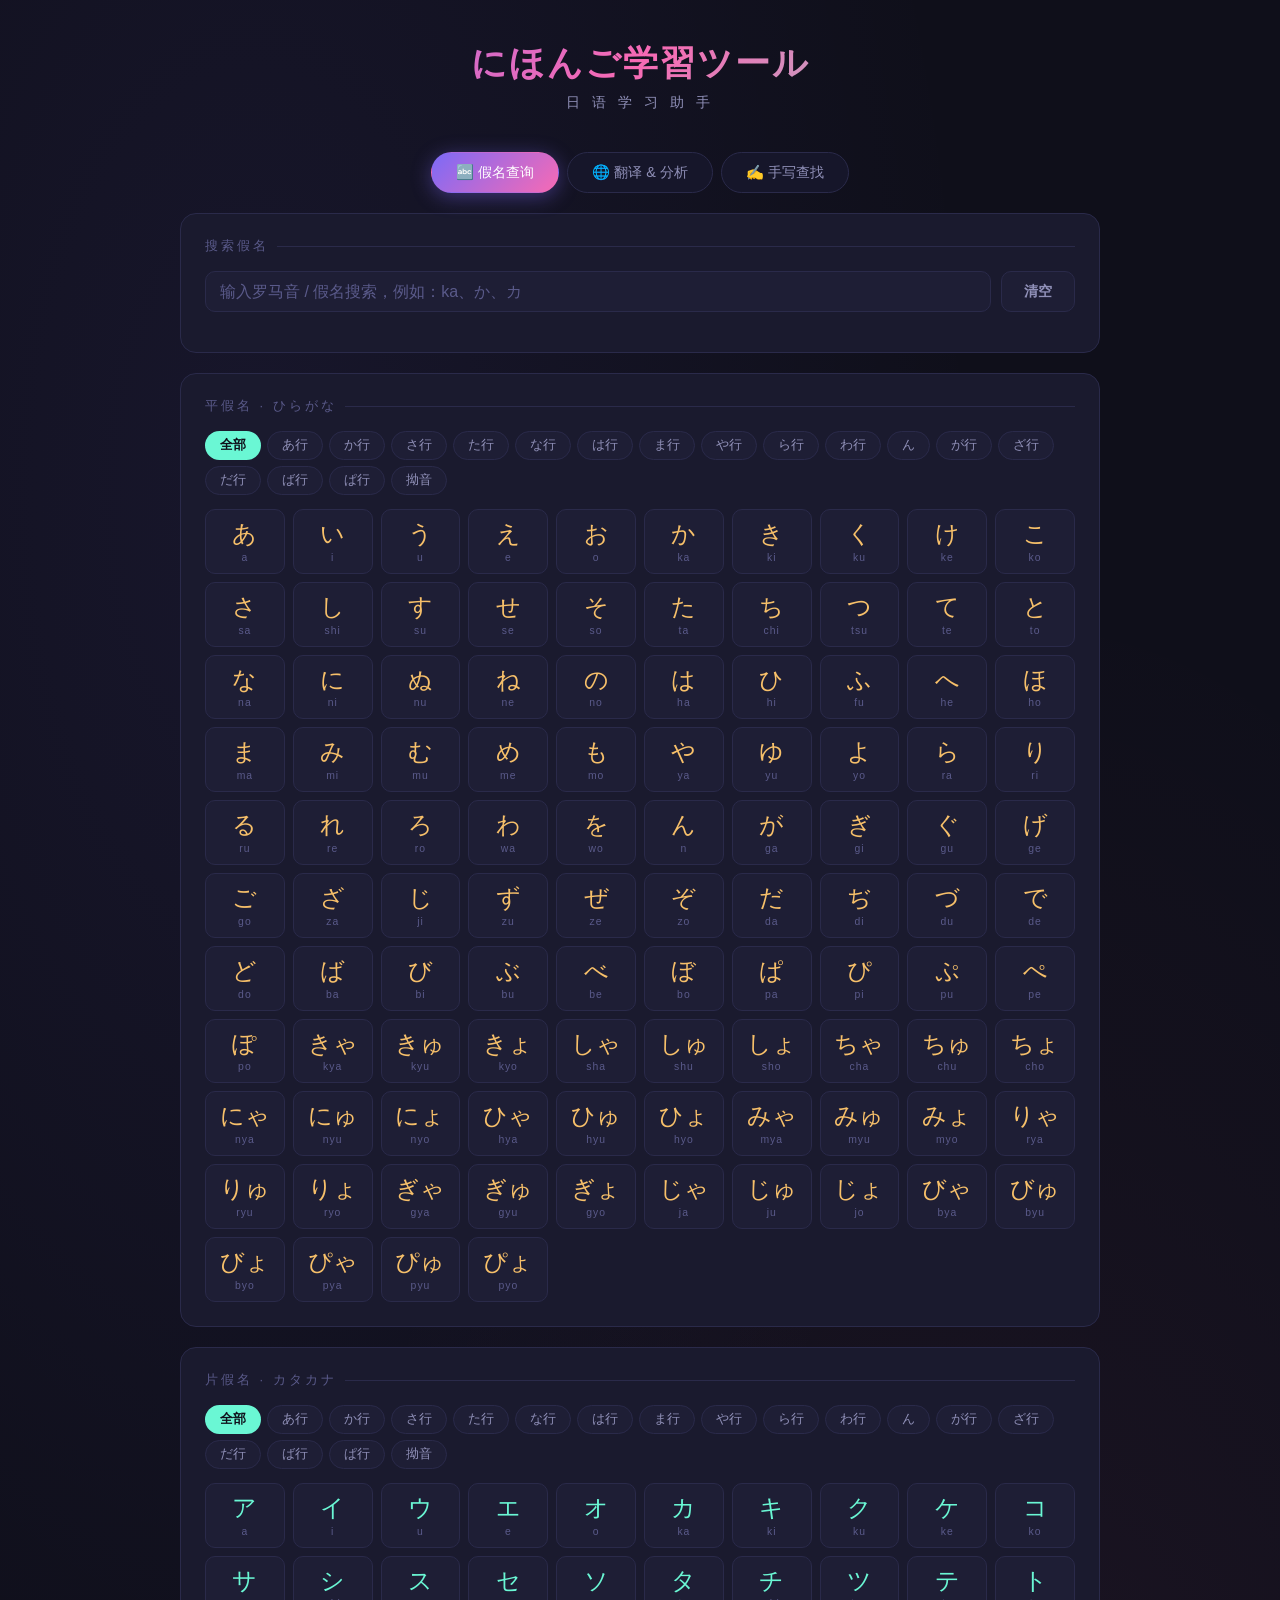
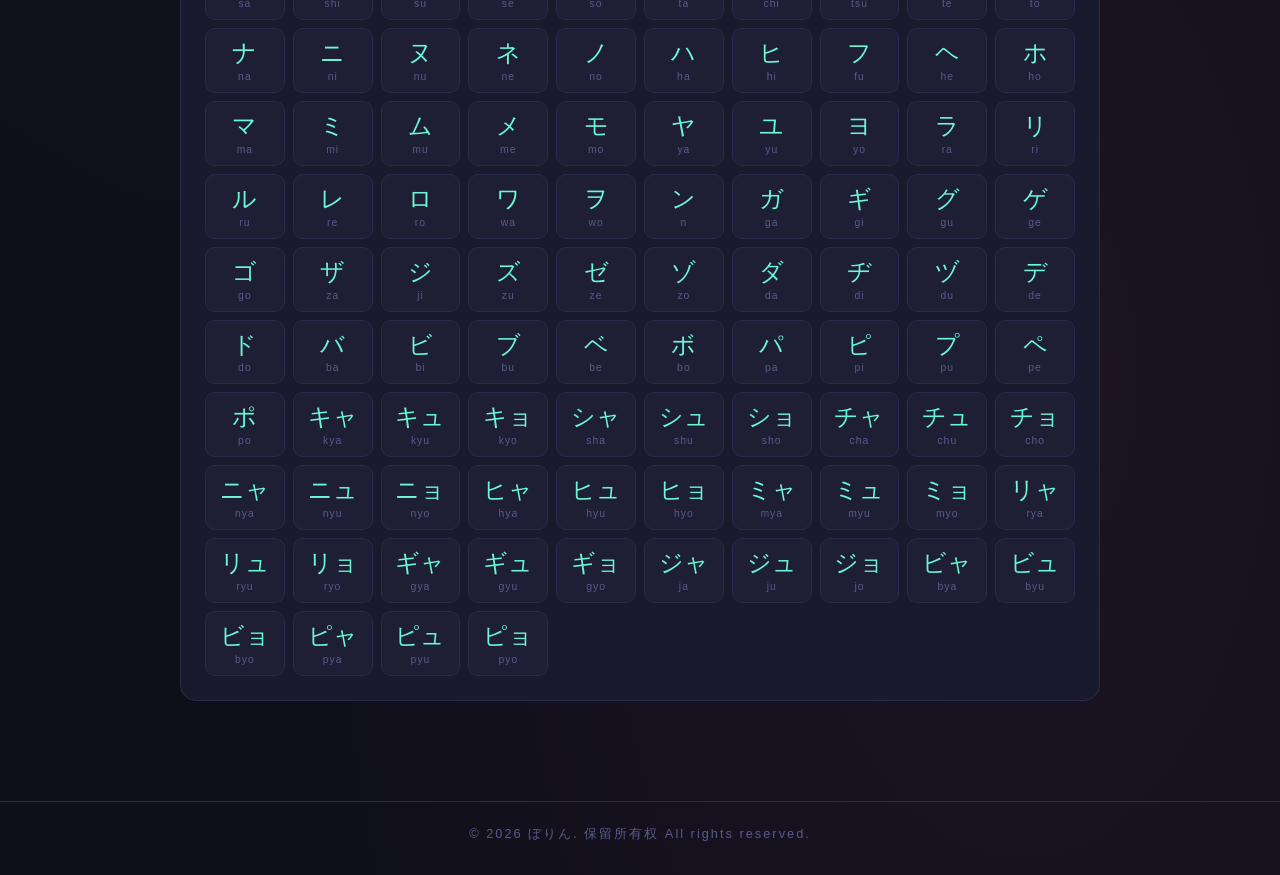
<file: learnjp.html>
<!DOCTYPE html>
<html lang="zh-CN">
<head>
<meta charset="UTF-8">
<meta name="viewport" content="width=device-width, initial-scale=1.0">
<title>日语学习助手 · にほんご</title>
    <meta name="description" content="日语学习 - 日语学习资源和工具" />
    <link rel="alternate" hreflang="zh-CN" href="https://vengisk.cc.cd/learnjp.html" />
    <link rel="alternate" hreflang="zh-HK" href="https://vengisk.cc.cd/learnjp.html" />
    <link rel="alternate" hreflang="zh-MO" href="https://vengisk.cc.cd/learnjp.html" />
    <link rel="alternate" hreflang="zh-TW" href="https://vengisk.cc.cd/learnjp.html" />
    <link rel="alternate" hreflang="en" href="https://vengisk.cc.cd/learnjp.html" />
    <link rel="alternate" hreflang="ja" href="https://vengisk.cc.cd/learnjp.html" />
    <link rel="alternate" hreflang="x-default" href="https://vengisk.cc.cd/learnjp.html" />
<style>
  :root {
    --bg: #0f0f1a;
    --bg2: #16162a;
    --bg3: #1e1e35;
    --card: #1a1a2e;
    --border: #2a2a4a;
    --accent: #7c6af7;
    --accent2: #f76ab4;
    --accent3: #6af7d4;
    --text: #e8e8f5;
    --text2: #9090b8;
    --text3: #5a5a8a;

    /* 词性颜色 */
    --pos-noun: #f7c06a;
    --pos-verb: #6af7a8;
    --pos-adj: #6ab8f7;
    --pos-adv: #f76ab4;
    --pos-particle: #c96af7;
    --pos-conj: #f7906a;
    --pos-aux: #6af7d4;
    --pos-prefix: #f7f76a;
    --pos-suffix: #f76a6a;
    --pos-intj: #aaf76a;
  }

  * { margin: 0; padding: 0; box-sizing: border-box; }

  body {
    font-family: 'Segoe UI', 'Noto Sans JP', 'Microsoft YaHei', sans-serif;
    background: var(--bg);
    color: var(--text);
    min-height: 100vh;
    background-image:
      radial-gradient(ellipse at 20% 20%, rgba(124,106,247,0.08) 0%, transparent 50%),
      radial-gradient(ellipse at 80% 80%, rgba(247,106,180,0.06) 0%, transparent 50%);
  }

  /* ===== 顶部 ===== */
  header {
    text-align: center;
    padding: 40px 20px 20px;
    position: relative;
  }
  header h1 {
    font-size: 2.2rem;
    font-weight: 700;
    background: linear-gradient(135deg, var(--accent), var(--accent2), var(--accent3));
    -webkit-background-clip: text;
    -webkit-text-fill-color: transparent;
    background-clip: text;
    letter-spacing: 2px;
  }
  header p {
    color: var(--text2);
    margin-top: 6px;
    font-size: 0.9rem;
    letter-spacing: 4px;
  }

  /* ===== 导航 Tab ===== */
  .tabs {
    display: flex;
    justify-content: center;
    gap: 8px;
    padding: 20px;
    flex-wrap: wrap;
  }
  .tab-btn {
    padding: 10px 24px;
    border: 1px solid var(--border);
    background: var(--bg2);
    color: var(--text2);
    border-radius: 30px;
    cursor: pointer;
    font-size: 0.9rem;
    transition: all 0.25s;
    outline: none;
  }
  .tab-btn:hover { border-color: var(--accent); color: var(--text); }
  .tab-btn.active {
    background: linear-gradient(135deg, var(--accent), var(--accent2));
    border-color: transparent;
    color: #fff;
    box-shadow: 0 4px 20px rgba(124,106,247,0.4);
  }

  /* ===== 主容器 ===== */
  .main { max-width: 960px; margin: 0 auto; padding: 0 20px 60px; }

  /* ===== 面板 ===== */
  .panel { display: none; }
  .panel.active { display: block; animation: fadeIn 0.3s ease; }
  @keyframes fadeIn { from { opacity:0; transform:translateY(8px); } to { opacity:1; transform:translateY(0); } }

  /* ===== 卡片 ===== */
  .card {
    background: var(--card);
    border: 1px solid var(--border);
    border-radius: 16px;
    padding: 24px;
    margin-bottom: 20px;
  }
  .card-title {
    font-size: 0.8rem;
    text-transform: uppercase;
    letter-spacing: 3px;
    color: var(--text3);
    margin-bottom: 16px;
    display: flex;
    align-items: center;
    gap: 8px;
  }
  .card-title::after {
    content: '';
    flex: 1;
    height: 1px;
    background: var(--border);
  }

  /* ===== 假名表格 ===== */
  .kana-grid {
    display: grid;
    grid-template-columns: repeat(auto-fill, minmax(72px, 1fr));
    gap: 8px;
  }
  .kana-cell {
    background: var(--bg3);
    border: 1px solid var(--border);
    border-radius: 10px;
    padding: 10px 6px;
    text-align: center;
    cursor: pointer;
    transition: all 0.2s;
    position: relative;
  }
  .kana-cell:hover {
    border-color: var(--accent);
    transform: translateY(-2px);
    box-shadow: 0 4px 16px rgba(124,106,247,0.25);
  }
  .kana-cell.active-cell {
    border-color: var(--accent2);
    background: rgba(247,106,180,0.08);
  }
  .kana-main { font-size: 1.5rem; line-height: 1.2; }
  .kana-roma { font-size: 0.65rem; color: var(--text3); margin-top: 3px; letter-spacing: 1px; }
  .kana-type-hira .kana-main { color: #f7c06a; }
  .kana-type-kata .kana-main { color: var(--accent3); }

  /* 假名搜索 */
  .kana-search-bar {
    display: flex;
    gap: 10px;
    margin-bottom: 16px;
  }
  .kana-search-bar input {
    flex: 1;
    background: var(--bg3);
    border: 1px solid var(--border);
    border-radius: 10px;
    padding: 10px 14px;
    color: var(--text);
    font-size: 1rem;
    outline: none;
    transition: border 0.2s;
  }
  .kana-search-bar input:focus { border-color: var(--accent); }
  .kana-search-bar input::placeholder { color: var(--text3); }

  /* 行切换按钮 */
  .row-tabs {
    display: flex;
    gap: 6px;
    flex-wrap: wrap;
    margin-bottom: 14px;
  }
  .row-tab {
    padding: 5px 14px;
    border: 1px solid var(--border);
    background: var(--bg3);
    color: var(--text2);
    border-radius: 20px;
    cursor: pointer;
    font-size: 0.8rem;
    transition: all 0.2s;
  }
  .row-tab:hover { border-color: var(--accent3); color: var(--text); }
  .row-tab.active { background: var(--accent3); color: var(--bg); border-color: transparent; font-weight: 600; }

  /* 假名详情弹窗 */
  .kana-detail {
    background: var(--bg2);
    border: 1px solid var(--accent);
    border-radius: 12px;
    padding: 16px 20px;
    margin-top: 12px;
    display: none;
    animation: fadeIn 0.2s;
  }
  .kana-detail.show { display: flex; gap: 24px; align-items: center; flex-wrap: wrap; }
  .kd-big { font-size: 3rem; }
  .kd-info { flex: 1; min-width: 200px; }
  .kd-info .kd-roma { font-size: 1.1rem; color: var(--accent3); margin-bottom: 6px; }
  .kd-info .kd-pair { color: var(--text2); font-size: 0.9rem; }
  .kd-info .kd-pair span { color: var(--text); margin: 0 6px; font-size: 1.1rem; }

  /* ===== 翻译面板 ===== */
  .trans-layout {
    display: grid;
    grid-template-columns: 1fr 1fr;
    gap: 16px;
  }
  @media(max-width: 600px) { .trans-layout { grid-template-columns: 1fr; } }

  .trans-box {
    background: var(--bg3);
    border: 1px solid var(--border);
    border-radius: 12px;
    padding: 16px;
    display: flex;
    flex-direction: column;
    min-height: 160px;
  }
  .trans-box-label {
    font-size: 0.75rem;
    color: var(--text3);
    letter-spacing: 2px;
    margin-bottom: 10px;
    display: flex;
    justify-content: space-between;
    align-items: center;
  }
  .trans-box textarea {
    flex: 1;
    background: transparent;
    border: none;
    color: var(--text);
    font-size: 1rem;
    resize: none;
    outline: none;
    font-family: inherit;
    line-height: 1.7;
    min-height: 120px;
  }
  .trans-box textarea::placeholder { color: var(--text3); }

  .trans-controls {
    display: flex;
    gap: 10px;
    align-items: center;
    flex-wrap: wrap;
    margin: 12px 0;
  }
  .btn {
    padding: 10px 22px;
    border: none;
    border-radius: 10px;
    cursor: pointer;
    font-size: 0.9rem;
    font-weight: 600;
    transition: all 0.2s;
    outline: none;
  }
  .btn-primary {
    background: linear-gradient(135deg, var(--accent), var(--accent2));
    color: #fff;
    box-shadow: 0 3px 14px rgba(124,106,247,0.3);
  }
  .btn-primary:hover { transform: translateY(-1px); box-shadow: 0 5px 20px rgba(124,106,247,0.45); }
  .btn-primary:active { transform: translateY(0); }
  .btn-ghost {
    background: var(--bg3);
    border: 1px solid var(--border);
    color: var(--text2);
  }
  .btn-ghost:hover { border-color: var(--accent); color: var(--text); }

  /* 方向切换 */
  .direction-select {
    display: flex;
    gap: 8px;
    align-items: center;
    flex-wrap: wrap;
  }
  .dir-opt {
    padding: 7px 16px;
    border: 1px solid var(--border);
    background: var(--bg3);
    color: var(--text2);
    border-radius: 8px;
    cursor: pointer;
    font-size: 0.85rem;
    transition: all 0.2s;
  }
  .dir-opt:hover { border-color: var(--accent2); }
  .dir-opt.active { background: rgba(247,106,180,0.15); border-color: var(--accent2); color: var(--accent2); }

  /* 分析结果 */
  .analysis-result {
    background: var(--bg3);
    border: 1px solid var(--border);
    border-radius: 12px;
    padding: 20px;
    margin-top: 16px;
    line-height: 2.2;
    font-size: 1.05rem;
    word-break: break-all;
  }
  .analysis-result.empty { color: var(--text3); font-size: 0.9rem; text-align: center; padding: 30px; }

  /* 词性标注 token */
  .token {
    display: inline-block;
    border-radius: 4px;
    padding: 1px 4px;
    margin: 2px 1px;
    cursor: help;
    position: relative;
    transition: opacity 0.15s;
  }
  .token:hover { opacity: 0.85; }
  .token-noun    { background: rgba(247,192,106,0.18); border-bottom: 2px solid var(--pos-noun);    color: var(--pos-noun); }
  .token-verb    { background: rgba(106,247,168,0.15); border-bottom: 2px solid var(--pos-verb);    color: var(--pos-verb); }
  .token-adj     { background: rgba(106,184,247,0.15); border-bottom: 2px solid var(--pos-adj);     color: var(--pos-adj); }
  .token-adv     { background: rgba(247,106,180,0.15); border-bottom: 2px solid var(--pos-adv);     color: var(--pos-adv); }
  .token-particle{ background: rgba(201,106,247,0.15); border-bottom: 2px solid var(--pos-particle); color: var(--pos-particle); }
  .token-conj    { background: rgba(247,144,106,0.15); border-bottom: 2px solid var(--pos-conj);    color: var(--pos-conj); }
  .token-aux     { background: rgba(106,247,212,0.12); border-bottom: 2px solid var(--pos-aux);     color: var(--pos-aux); }
  .token-intj    { background: rgba(170,247,106,0.15); border-bottom: 2px solid var(--pos-intj);    color: var(--pos-intj); }
  .token-other   { color: var(--text2); }

  /* tooltip */
  .token-tip {
    display: none;
    position: absolute;
    bottom: calc(100% + 8px);
    left: 50%;
    transform: translateX(-50%);
    background: #12122a;
    border: 1px solid var(--border);
    border-radius: 10px;
    padding: 10px 14px;
    min-width: 220px;
    max-width: 280px;
    font-size: 0.8rem;
    line-height: 1.6;
    color: var(--text);
    z-index: 100;
    box-shadow: 0 8px 30px rgba(0,0,0,0.5);
    word-break: normal;
    pointer-events: none;
  }
  .token-tip::after {
    content: '';
    position: absolute;
    top: 100%;
    left: 50%;
    transform: translateX(-50%);
    border: 6px solid transparent;
    border-top-color: var(--border);
  }
  .token:hover .token-tip { display: block; animation: fadeIn 0.15s; }
  .tip-pos { font-weight: 700; margin-bottom: 4px; }
  .tip-usage { color: var(--text2); }
  .tip-common { color: var(--accent3); margin-top: 3px; }

  /* 词性图例 */
  .legend {
    display: flex;
    flex-wrap: wrap;
    gap: 8px;
    margin-top: 14px;
  }
  .legend-item {
    display: flex;
    align-items: center;
    gap: 5px;
    font-size: 0.75rem;
    color: var(--text2);
  }
  .legend-dot {
    width: 10px; height: 10px;
    border-radius: 2px;
  }

  /* 翻译输出文本 */
  #transOutput {
    color: var(--text);
    font-size: 1rem;
    line-height: 1.8;
  }

  /* loading */
  .loading {
    display: inline-block;
    width: 18px; height: 18px;
    border: 2px solid var(--border);
    border-top-color: var(--accent);
    border-radius: 50%;
    animation: spin 0.7s linear infinite;
    vertical-align: middle;
    margin-right: 6px;
  }
  @keyframes spin { to { transform: rotate(360deg); } }

  /* 复制按钮 */
  .copy-btn {
    padding: 3px 10px;
    border: 1px solid var(--border);
    background: transparent;
    color: var(--text3);
    border-radius: 6px;
    cursor: pointer;
    font-size: 0.75rem;
    transition: all 0.15s;
  }
  .copy-btn:hover { color: var(--text); border-color: var(--accent3); }

  /* ===== 手写查找面板 ===== */
  .hw-layout {
    display: flex;
    gap: 24px;
    flex-wrap: wrap;
    align-items: flex-start;
  }
  .hw-canvas-wrap {
    background: var(--bg3);
    border: 1px solid var(--border);
    border-radius: 16px;
    padding: 10px;
    flex-shrink: 0;
  }
  #hwCanvas {
    background: #13132a;
    border-radius: 10px;
    touch-action: none;
    cursor: crosshair;
    display: block;
    width: 280px;
    height: 280px;
  }
  .hw-side { flex: 1; min-width: 220px; }
  .hw-controls {
    display: flex;
    gap: 10px;
    flex-wrap: wrap;
    margin-bottom: 14px;
  }
  .hw-tip {
    color: var(--text2);
    font-size: 0.8rem;
    line-height: 1.7;
  }
  .hw-result {
    display: none;
    flex-wrap: wrap;
    gap: 8px;
    margin-top: 16px;
  }
  .hw-chip {
    padding: 8px 16px;
    border: 1px solid var(--border);
    background: var(--bg3);
    color: var(--text);
    border-radius: 10px;
    cursor: pointer;
    font-size: 1.3rem;
    transition: all 0.2s;
  }
  .hw-chip:hover { border-color: var(--accent3); }
  .hw-chip-top { font-weight: 700; }
  .hw-chip-active {
    border-color: var(--accent2);
    background: rgba(247,106,180,0.12);
    color: var(--accent2);
  }
  #hwMatch.kana-detail.show { margin-top: 18px; }

  /* ===== 响应式 ===== */
  @media(max-width:480px) {
    header h1 { font-size: 1.6rem; }
    .kana-cell { min-width: 56px; }
    .kana-main { font-size: 1.2rem; }
    #hwCanvas { width: 100%; height: auto; aspect-ratio: 1/1; }
  }

  /* scrollbar */
  ::-webkit-scrollbar { width: 6px; }
  ::-webkit-scrollbar-track { background: var(--bg); }
  ::-webkit-scrollbar-thumb { background: var(--border); border-radius: 3px; }
  ::-webkit-scrollbar-thumb:hover { background: var(--accent); }
</style>
</head>
<body>

<header>
  <h1>にほんご学習ツール</h1>
  <p>日 语 学 习 助 手</p>
</header>

<div class="tabs">
  <button class="tab-btn active" onclick="switchTab('kana')">🔤 假名查询</button>
  <button class="tab-btn" onclick="switchTab('translate')">🌐 翻译 & 分析</button>
  <button class="tab-btn" onclick="switchTab('write')">✍️ 手写查找</button>
</div>

<div class="main">

  <!-- ===== 假名面板 ===== -->
  <div class="panel active" id="panel-kana">

    <div class="card">
      <div class="card-title">搜索假名</div>
      <div class="kana-search-bar">
        <input id="kanaSearch" type="text" placeholder="输入罗马音 / 假名搜索，例如：ka、か、カ" oninput="searchKana(this.value)" />
        <button class="btn btn-ghost" onclick="document.getElementById('kanaSearch').value='';searchKana('')">清空</button>
      </div>
      <div id="searchResult" style="display:none;" class="kana-grid"></div>
    </div>

    <!-- 平假名 -->
    <div class="card">
      <div class="card-title">平假名 · ひらがな</div>
      <div class="row-tabs" id="hiraRowTabs"></div>
      <div class="kana-grid" id="hiraGrid"></div>
      <div class="kana-detail" id="hiraDetail"></div>
    </div>

    <!-- 片假名 -->
    <div class="card">
      <div class="card-title">片假名 · カタカナ</div>
      <div class="row-tabs" id="kataRowTabs"></div>
      <div class="kana-grid" id="kataGrid"></div>
      <div class="kana-detail" id="kataDetail"></div>
    </div>

  </div>

  <!-- ===== 翻译面板 ===== -->
  <div class="panel" id="panel-translate">

    <div class="card">
      <div class="card-title">翻译方向</div>
      <div class="direction-select">
        <div class="dir-opt active" id="dir-zh2ja" onclick="setDir('zh2ja')">中文 → 日文</div>
        <div class="dir-opt" id="dir-ja2zh" onclick="setDir('ja2zh')">日文 → 中文</div>
      </div>
    </div>

    <div class="card">
      <div class="card-title">输入文本</div>
      <div class="trans-layout">
        <div class="trans-box">
          <div class="trans-box-label">
            <span id="inputLangLabel">中文输入</span>
            <button class="copy-btn" onclick="copyText('transInput')">复制</button>
          </div>
          <textarea id="transInput" placeholder="请输入要翻译的文本…"></textarea>
        </div>
        <div class="trans-box">
          <div class="trans-box-label">
            <span id="outputLangLabel">日文译文</span>
            <button class="copy-btn" onclick="copyText('transOutput')">复制</button>
          </div>
          <div id="transOutput" style="flex:1;overflow-y:auto;"></div>
        </div>
      </div>
      <div class="trans-controls">
        <button class="btn btn-primary" onclick="doTranslate()">翻 译</button>
        <button class="btn btn-ghost" onclick="clearTrans()">清 空</button>
      </div>
    </div>

    <div class="card" id="analysisCard">
      <div class="card-title">词性分析</div>
      <div class="legend">
        <div class="legend-item"><div class="legend-dot" style="background:var(--pos-noun)"></div>名词</div>
        <div class="legend-item"><div class="legend-dot" style="background:var(--pos-verb)"></div>动词</div>
        <div class="legend-item"><div class="legend-dot" style="background:var(--pos-adj)"></div>形容词</div>
        <div class="legend-item"><div class="legend-dot" style="background:var(--pos-adv)"></div>副词</div>
        <div class="legend-item"><div class="legend-dot" style="background:var(--pos-particle)"></div>助词</div>
        <div class="legend-item"><div class="legend-dot" style="background:var(--pos-conj)"></div>接续词</div>
        <div class="legend-item"><div class="legend-dot" style="background:var(--pos-aux)"></div>助动词</div>
        <div class="legend-item"><div class="legend-dot" style="background:var(--pos-intj)"></div>感叹词</div>
      </div>
      <div class="analysis-result empty" id="analysisResult">翻译完成后，这里将显示词性分析与用法说明。悬停词汇可查看详情。</div>
    </div>

  </div>

  <!-- ===== 手写查找面板 ===== -->
  <div class="panel" id="panel-write">

    <div class="card">
      <div class="card-title">✍️ 手写输入识别</div>
      <div class="hw-layout">
        <div class="hw-canvas-wrap">
          <canvas id="hwCanvas" width="300" height="300"></canvas>
        </div>
        <div class="hw-side">
          <div class="hw-controls">
            <button class="btn btn-primary" onclick="hwRecognize()">识 别</button>
            <button class="btn btn-ghost" onclick="hwUndo()">撤 销</button>
            <button class="btn btn-ghost" onclick="hwClear()">清 空</button>
          </div>
          <div class="hw-tip">
            在画布上写一个假名、汉字或单词，点击「识别」即可查找对应的字。<br>
            识别结果会自动与假名表 / 常用词库比对；写多个字符可直接跳转到翻译与词性分析。<br>
            <span style="color:var(--text3)">＊该功能调用在线手写识别服务，需联网使用。</span>
          </div>
          <div class="hw-result" id="hwResult"></div>
        </div>
      </div>
      <div class="kana-detail" id="hwMatch"></div>
    </div>

  </div>
</div>

<script>
// =============================================
//  假名数据
// =============================================
const HIRAGANA = [
  // [hiragana, katakana, romaji, row]
  ['あ','ア','a','あ行'],['い','イ','i','あ行'],['う','ウ','u','あ行'],['え','エ','e','あ行'],['お','オ','o','あ行'],
  ['か','カ','ka','か行'],['き','キ','ki','か行'],['く','ク','ku','か行'],['け','ケ','ke','か行'],['こ','コ','ko','か行'],
  ['さ','サ','sa','さ行'],['し','シ','shi','さ行'],['す','ス','su','さ行'],['せ','セ','se','さ行'],['そ','ソ','so','さ行'],
  ['た','タ','ta','た行'],['ち','チ','chi','た行'],['つ','ツ','tsu','た行'],['て','テ','te','た行'],['と','ト','to','た行'],
  ['な','ナ','na','な行'],['に','ニ','ni','な行'],['ぬ','ヌ','nu','な行'],['ね','ネ','ne','な行'],['の','ノ','no','な行'],
  ['は','ハ','ha','は行'],['ひ','ヒ','hi','は行'],['ふ','フ','fu','は行'],['へ','ヘ','he','は行'],['ほ','ホ','ho','は行'],
  ['ま','マ','ma','ま行'],['み','ミ','mi','ま行'],['む','ム','mu','ま行'],['め','メ','me','ま行'],['も','モ','mo','ま行'],
  ['や','ヤ','ya','や行'],['ゆ','ユ','yu','や行'],['よ','ヨ','yo','や行'],
  ['ら','ラ','ra','ら行'],['り','リ','ri','ら行'],['る','ル','ru','ら行'],['れ','レ','re','ら行'],['ろ','ロ','ro','ら行'],
  ['わ','ワ','wa','わ行'],['を','ヲ','wo','わ行'],['ん','ン','n','ん'],
  // 浊音
  ['が','ガ','ga','が行'],['ぎ','ギ','gi','が行'],['ぐ','グ','gu','が行'],['げ','ゲ','ge','が行'],['ご','ゴ','go','が行'],
  ['ざ','ザ','za','ざ行'],['じ','ジ','ji','ざ行'],['ず','ズ','zu','ざ行'],['ぜ','ゼ','ze','ざ行'],['ぞ','ゾ','zo','ざ行'],
  ['だ','ダ','da','だ行'],['ぢ','ヂ','di','だ行'],['づ','ヅ','du','だ行'],['で','デ','de','だ行'],['ど','ド','do','だ行'],
  ['ば','バ','ba','ば行'],['び','ビ','bi','ば行'],['ぶ','ブ','bu','ば行'],['べ','ベ','be','ば行'],['ぼ','ボ','bo','ば行'],
  ['ぱ','パ','pa','ぱ行'],['ぴ','ピ','pi','ぱ行'],['ぷ','プ','pu','ぱ行'],['ぺ','ペ','pe','ぱ行'],['ぽ','ポ','po','ぱ行'],
  // 拗音
  ['きゃ','キャ','kya','拗音'],['きゅ','キュ','kyu','拗音'],['きょ','キョ','kyo','拗音'],
  ['しゃ','シャ','sha','拗音'],['しゅ','シュ','shu','拗音'],['しょ','ショ','sho','拗音'],
  ['ちゃ','チャ','cha','拗音'],['ちゅ','チュ','chu','拗音'],['ちょ','チョ','cho','拗音'],
  ['にゃ','ニャ','nya','拗音'],['にゅ','ニュ','nyu','拗音'],['にょ','ニョ','nyo','拗音'],
  ['ひゃ','ヒャ','hya','拗音'],['ひゅ','ヒュ','hyu','拗音'],['ひょ','ヒョ','hyo','拗音'],
  ['みゃ','ミャ','mya','拗音'],['みゅ','ミュ','myu','拗音'],['みょ','ミョ','myo','拗音'],
  ['りゃ','リャ','rya','拗音'],['りゅ','リュ','ryu','拗音'],['りょ','リョ','ryo','拗音'],
  ['ぎゃ','ギャ','gya','拗音'],['ぎゅ','ギュ','gyu','拗音'],['ぎょ','ギョ','gyo','拗音'],
  ['じゃ','ジャ','ja','拗音'],['じゅ','ジュ','ju','拗音'],['じょ','ジョ','jo','拗音'],
  ['びゃ','ビャ','bya','拗音'],['びゅ','ビュ','byu','拗音'],['びょ','ビョ','byo','拗音'],
  ['ぴゃ','ピャ','pya','拗音'],['ぴゅ','ピュ','pyu','拗音'],['ぴょ','ピョ','pyo','拗音'],
];

const ROWS_ORDER = ['あ行','か行','さ行','た行','な行','は行','ま行','や行','ら行','わ行','ん',
                    'が行','ざ行','だ行','ば行','ぱ行','拗音'];

let currentHiraRow = 'all';
let currentKataRow = 'all';
let activeHiraCell = null;
let activeKataCell = null;

function buildRowTabs(containerId, type) {
  const el = document.getElementById(containerId);
  const allBtn = document.createElement('button');
  allBtn.className = 'row-tab active';
  allBtn.textContent = '全部';
  allBtn.onclick = () => filterRow(type, 'all', allBtn);
  el.appendChild(allBtn);
  ROWS_ORDER.forEach(row => {
    const btn = document.createElement('button');
    btn.className = 'row-tab';
    btn.textContent = row;
    btn.onclick = () => filterRow(type, row, btn);
    el.appendChild(btn);
  });
}

function filterRow(type, row, btn) {
  const tabsId = type === 'hira' ? 'hiraRowTabs' : 'kataRowTabs';
  document.querySelectorAll('#'+tabsId+' .row-tab').forEach(b => b.classList.remove('active'));
  btn.classList.add('active');
  if(type === 'hira') { currentHiraRow = row; renderGrid('hira'); }
  else { currentKataRow = row; renderGrid('kata'); }
}

function renderGrid(type) {
  const gridId = type === 'hira' ? 'hiraGrid' : 'kataGrid';
  const detailId = type === 'hira' ? 'hiraDetail' : 'kataDetail';
  const rowFilter = type === 'hira' ? currentHiraRow : currentKataRow;
  const grid = document.getElementById(gridId);
  const detail = document.getElementById(detailId);
  detail.classList.remove('show');

  const filtered = rowFilter === 'all' ? HIRAGANA : HIRAGANA.filter(k => k[3] === rowFilter);
  grid.innerHTML = '';

  filtered.forEach(k => {
    const cell = document.createElement('div');
    cell.className = `kana-cell kana-type-${type}`;
    const mainChar = type === 'hira' ? k[0] : k[1];
    cell.innerHTML = `<div class="kana-main">${mainChar}</div><div class="kana-roma">${k[2]}</div>`;
    cell.onclick = () => showKanaDetail(type, k, cell);
    grid.appendChild(cell);
  });
}

function showKanaDetail(type, k, cell) {
  const detailId = type === 'hira' ? 'hiraDetail' : 'kataDetail';
  const detail = document.getElementById(detailId);
  const prevActive = type === 'hira' ? activeHiraCell : activeKataCell;
  if(prevActive) prevActive.classList.remove('active-cell');
  cell.classList.add('active-cell');
  if(type === 'hira') activeHiraCell = cell; else activeKataCell = cell;

  const mainChar  = type === 'hira' ? k[0] : k[1];
  const pairChar  = type === 'hira' ? k[1] : k[0];
  const pairLabel = type === 'hira' ? '对应片假名' : '对应平假名';
  const typeColor = type === 'hira' ? 'var(--pos-noun)' : 'var(--accent3)';

  detail.innerHTML = `
    <div class="kd-big" style="color:${typeColor}">${mainChar}</div>
    <div class="kd-info">
      <div class="kd-roma">罗马音：${k[2]}</div>
      <div class="kd-pair">${pairLabel}：<span>${pairChar}</span></div>
      <div class="kd-pair" style="margin-top:4px;color:var(--text3);">所属行：${k[3]}</div>
    </div>`;
  detail.classList.add('show');
}

function searchKana(val) {
  const resultEl = document.getElementById('searchResult');
  if(!val.trim()) { resultEl.style.display='none'; resultEl.innerHTML=''; return; }
  const q = val.trim().toLowerCase();
  const matched = HIRAGANA.filter(k =>
    k[0].includes(q) || k[1].includes(q) || k[2].toLowerCase().includes(q)
  );
  resultEl.style.display = matched.length ? 'grid' : 'none';
  resultEl.innerHTML = '';
  matched.forEach(k => {
    const hCell = document.createElement('div');
    hCell.className = 'kana-cell kana-type-hira';
    hCell.innerHTML = `<div class="kana-main">${k[0]}</div><div class="kana-roma">${k[2]}</div>`;
    hCell.onclick = () => showKanaDetail('hira', k, hCell);

    const kCell = document.createElement('div');
    kCell.className = 'kana-cell kana-type-kata';
    kCell.innerHTML = `<div class="kana-main">${k[1]}</div><div class="kana-roma">${k[2]}</div>`;
    kCell.onclick = () => showKanaDetail('kata', k, kCell);

    resultEl.appendChild(hCell);
    resultEl.appendChild(kCell);
  });
}

// =============================================
//  翻译 & 分析
// =============================================
let currentDir = 'zh2ja';

function setDir(dir) {
  currentDir = dir;
  document.querySelectorAll('.dir-opt').forEach(el => el.classList.remove('active'));
  document.getElementById('dir-'+dir).classList.add('active');
  const isZh2Ja = dir === 'zh2ja';
  document.getElementById('inputLangLabel').textContent  = isZh2Ja ? '中文输入' : '日文输入';
  document.getElementById('outputLangLabel').textContent = isZh2Ja ? '日文译文' : '中文译文';
  document.getElementById('transInput').placeholder = isZh2Ja ? '请输入中文文本…' : 'テキストを入力してください…';
  clearTrans();
}

function clearTrans() {
  document.getElementById('transInput').value = '';
  document.getElementById('transOutput').innerHTML = '';
  document.getElementById('analysisResult').innerHTML = '翻译完成后，这里将显示词性分析与用法说明。悬停词汇可查看详情。';
  document.getElementById('analysisResult').className = 'analysis-result empty';
}

function copyText(id) {
  const el = document.getElementById(id);
  const text = el.value !== undefined ? el.value : el.innerText;
  navigator.clipboard.writeText(text).then(() => {
    const btns = document.querySelectorAll('.copy-btn');
    btns.forEach(b => { if(b.onclick.toString().includes(id)) { b.textContent='已复制！'; setTimeout(()=>b.textContent='复制',1500); }});
  });
}

// 使用 Google Translate 免费接口
async function googleTranslate(text, from, to) {
  const url = `https://translate.googleapis.com/translate_a/single?client=gtx&sl=${from}&tl=${to}&dt=t&q=${encodeURIComponent(text)}`;
  const resp = await fetch(url);
  const data = await resp.json();
  return data[0].map(x => x[0]).join('');
}

// 词性分析数据库（日语常见词）
const POS_DB = {
  // 助词
  'は':  {pos:'particle', label:'助词', usage:'主题提示助词，表示主题/对比', common:'用于句首标记话题：〜は〜です'},
  'が':  {pos:'particle', label:'助词', usage:'主格助词，标记动作主体', common:'〜がある / 〜が好き'},
  'を':  {pos:'particle', label:'助词', usage:'宾格助词，标记动作对象', common:'〜を食べる / 〜を見る'},
  'に':  {pos:'particle', label:'助词', usage:'时间/方向/目的地助词', common:'〜に行く / 〜にある'},
  'で':  {pos:'particle', label:'助词', usage:'场所/手段助词', common:'〜で食べる / 〜で作る'},
  'の':  {pos:'particle', label:'助词', usage:'连体助词，表示从属关系', common:'私の / 日本語の勉強'},
  'と':  {pos:'particle', label:'助词', usage:'并列/引用/共同助词', common:'〜と〜 / 〜と言う'},
  'も':  {pos:'particle', label:'助词', usage:'同类助词，表示"也"', common:'私も / これも'},
  'か':  {pos:'particle', label:'助词', usage:'疑问助词，表示疑问/不确定', common:'〜か？/ 〜か〜か'},
  'よ':  {pos:'particle', label:'助词', usage:'终助词，表示告知/强调', common:'〜ですよ / 〜だよ'},
  'ね':  {pos:'particle', label:'助词', usage:'终助词，表示确认/共感', common:'〜ですね / 〜だね'},
  'へ':  {pos:'particle', label:'助词', usage:'方向助词，表示方向', common:'〜へ行く'},
  'から':  {pos:'particle', label:'助词', usage:'起点助词，表示起点/原因', common:'〜から来る / 〜から'},
  'まで':  {pos:'particle', label:'助词', usage:'终点助词，表示范围终点', common:'〜まで / 〜から〜まで'},
  'より':  {pos:'particle', label:'助词', usage:'比较助词，表示比较基准', common:'〜より〜のほうが'},
  'だけ':  {pos:'particle', label:'助词', usage:'限定助词，表示"只/仅"', common:'これだけ / 一つだけ'},
  // 助动词
  'です': {pos:'aux', label:'助动词', usage:'礼貌体断定助动词', common:'〜です（礼貌体）'},
  'ます': {pos:'aux', label:'助动词', usage:'礼貌体动词活用语尾', common:'〜ます（礼貌现在/将来时）'},
  'ない': {pos:'aux', label:'助动词', usage:'否定助动词', common:'〜ない（否定形）'},
  'た':   {pos:'aux', label:'助动词', usage:'过去/完了助动词', common:'〜た（过去时）'},
  'て':   {pos:'aux', label:'助动词', usage:'て形，连接动作/表示请求', common:'〜てください / 〜ている'},
  'ている':{pos:'aux', label:'助动词', usage:'进行/状态持续', common:'〜ている（正在…/状态）'},
  'られる':{pos:'aux', label:'助动词', usage:'被动/可能/尊敬助动词', common:'〜られる（被动/可能）'},
  'せる': {pos:'aux', label:'助动词', usage:'使役助动词', common:'〜させる（让某人做）'},
  'でしょう':{pos:'aux', label:'助动词', usage:'推量助动词，礼貌体', common:'〜でしょう（大概…吧）'},
  'だろう': {pos:'aux', label:'助动词', usage:'推量助动词，普通体', common:'〜だろう（大概…吧）'},
  // 常见动词
  'する':  {pos:'verb', label:'动词', usage:'サ变动词，表示"做"', common:'勉強する / 仕事する'},
  'いる':  {pos:'verb', label:'动词', usage:'一段动词，表示存在（有生命）', common:'〜がいる / 〜ている'},
  'ある':  {pos:'verb', label:'动词', usage:'五段动词，表示存在（无生命）', common:'〜がある / 〜にある'},
  'なる':  {pos:'verb', label:'动词', usage:'五段动词，表示"变成"', common:'〜になる / 〜くなる'},
  'くる':  {pos:'verb', label:'动词', usage:'カ变动词，表示"来"', common:'〜てくる / 来る'},
  'いく':  {pos:'verb', label:'动词', usage:'五段动词，表示"去"', common:'〜ていく / 行く'},
  'みる':  {pos:'verb', label:'动词', usage:'一段动词，表示"看/试"', common:'〜てみる（试着做）'},
  'おもう':{pos:'verb', label:'动词', usage:'五段动词，表示"思考/认为"', common:'〜と思う'},
  'いう':  {pos:'verb', label:'动词', usage:'五段动词，表示"说/叫做"', common:'〜という / 〜と言う'},
  'もらう':{pos:'verb', label:'动词', usage:'五段动词，表示"得到/请求"', common:'〜てもらう'},
  'あげる':{pos:'verb', label:'动词', usage:'一段动词，表示给予（上给下）', common:'〜てあげる'},
  'くれる':{pos:'verb', label:'动词', usage:'一段动词，表示给予（给我方）', common:'〜てくれる'},
  // 常见名词
  'わたし':{pos:'noun', label:'名词', usage:'第一人称代词"我"', common:'私は〜です'},
  'あなた':{pos:'noun', label:'名词', usage:'第二人称代词"你"', common:'あなたは〜ですか'},
  'かれ':  {pos:'noun', label:'名词', usage:'第三人称"他"', common:'彼は〜'},
  'にほん':{pos:'noun', label:'名词', usage:'固有名词"日本"', common:'日本語 / 日本人'},
  'ひと':  {pos:'noun', label:'名词', usage:'普通名词"人"', common:'この人 / あの人'},
  'こと':  {pos:'noun', label:'名词', usage:'形式名词"事/事情"', common:'〜ということ / 〜こと'},
  'もの':  {pos:'noun', label:'名词', usage:'名词"物/东西"，也用作形式名词', common:'〜というもの'},
  'とき':  {pos:'noun', label:'名词', usage:'名词"时候"', common:'〜のとき / 〜とき'},
  // 常见形容词
  'いい':  {pos:'adj', label:'形容词', usage:'い形容词，表示"好/良好"', common:'いいです / いい〜'},
  'おおきい':{pos:'adj', label:'形容词', usage:'い形容词，表示"大"', common:'大きい〜 / 大きくなる'},
  'ちいさい':{pos:'adj', label:'形容词', usage:'い形容词，表示"小"', common:'小さい〜'},
  'たかい': {pos:'adj', label:'形容词', usage:'い形容词，表示"高/贵"', common:'値段が高い'},
  'やすい': {pos:'adj', label:'形容词', usage:'い形容词，表示"便宜/容易"', common:'値段が安い / 〜やすい'},
  'すきな': {pos:'adj', label:'形容词', usage:'な形容词，表示"喜欢"', common:'〜が好きな / 好きです'},
  'きれいな':{pos:'adj', label:'形容词', usage:'な形容词，表示"漂亮/干净"', common:'きれいです'},
  'しずかな':{pos:'adj', label:'形容词', usage:'な形容词，表示"安静"', common:'静かな場所'},
  // 副词
  'とても': {pos:'adv', label:'副词', usage:'表示程度"非常/很"', common:'とても好き / とても大きい'},
  'もっと': {pos:'adv', label:'副词', usage:'表示比较程度"更/更加"', common:'もっと〜してください'},
  'すこし': {pos:'adv', label:'副词', usage:'表示少量"一点/稍微"', common:'少し待って'},
  'たくさん':{pos:'adv', label:'副词', usage:'表示多量"很多/大量"', common:'たくさん食べる'},
  'もう':   {pos:'adv', label:'副词', usage:'表示"已经/再"', common:'もう〜した / もう一度'},
  'まだ':   {pos:'adv', label:'副词', usage:'表示"还/仍然"', common:'まだ〜ていない'},
  'また':   {pos:'adv', label:'副词', usage:'表示"再/又"', common:'またね / また来る'},
  'ぜんぜん':{pos:'adv', label:'副词', usage:'表示完全否定"全然/完全不"', common:'全然わからない'},
  'いつも': {pos:'adv', label:'副词', usage:'表示"总是/经常"', common:'いつも〜する'},
  // 接续词
  'でも':   {pos:'conj', label:'接续词', usage:'表示转折"但是/可是"', common:'でも、〜 / 好きでも'},
  'しかし': {pos:'conj', label:'接续词', usage:'表示转折"但是/然而"（书面）', common:'しかし、〜'},
  'そして': {pos:'conj', label:'接续词', usage:'表示顺接"然后/并且"', common:'〜。そして、〜'},
  'だから': {pos:'conj', label:'接续词', usage:'表示因果"所以/因此"', common:'だから〜 / 〜だから'},
  'それから':{pos:'conj', label:'接续词', usage:'表示"然后/接下来"', common:'それから〜'},
  'また':   {pos:'conj', label:'接续词', usage:'表示并列"另外/而且"', common:'また、〜'},
  // 感叹词
  'はい':   {pos:'intj', label:'感叹词', usage:'表示应答"是/好"', common:'はい、そうです'},
  'いいえ': {pos:'intj', label:'感叹词', usage:'表示否定应答"不/不是"', common:'いいえ、違います'},
  'ありがとう':{pos:'intj', label:'感叹词', usage:'感谢语"谢谢"', common:'ありがとうございます'},
  'すみません':{pos:'intj', label:'感叹词', usage:'道歉/引起注意"对不起/请问"', common:'すみません、〜'},
  'おはよう':{pos:'intj', label:'感叹词', usage:'早上问候"早上好"', common:'おはようございます'},
  'こんにちは':{pos:'intj', label:'感叹词', usage:'白天问候"你好"', common:'こんにちは！'},
  'こんばんは':{pos:'intj', label:'感叹词', usage:'夜晚问候"晚上好"', common:'こんばんは！'},
};

// 分词（简易规则分词，覆盖主要语法点）
function tokenizeJapanese(text) {
  const tokens = [];
  let i = 0;
  while(i < text.length) {
    let matched = false;
    // 从长到短匹配
    for(let len = Math.min(6, text.length - i); len >= 1; len--) {
      const chunk = text.slice(i, i+len);
      const lc = chunk;
      if(POS_DB[lc]) {
        tokens.push({text: chunk, ...POS_DB[lc]});
        i += len;
        matched = true;
        break;
      }
    }
    if(!matched) {
      // 尝试合并相邻普通字符
      if(tokens.length && tokens[tokens.length-1].pos === 'other') {
        tokens[tokens.length-1].text += text[i];
      } else {
        tokens.push({text: text[i], pos:'other', label:'', usage:'', common:''});
      }
      i++;
    }
  }
  return tokens;
}

function renderAnalysis(jaText) {
  const tokens = tokenizeJapanese(jaText);
  const container = document.getElementById('analysisResult');
  container.className = 'analysis-result';
  container.innerHTML = '';

  tokens.forEach(tok => {
    const span = document.createElement('span');
    if(tok.pos === 'other') {
      span.className = 'token token-other';
      span.textContent = tok.text;
    } else {
      span.className = `token token-${tok.pos}`;
      span.innerHTML = `${tok.text}<span class="token-tip">
        <div class="tip-pos">[${tok.label}] ${tok.text}</div>
        <div class="tip-usage">${tok.usage}</div>
        <div class="tip-common">常用法：${tok.common}</div>
      </span>`;
    }
    container.appendChild(span);
  });
}

async function doTranslate() {
  const input = document.getElementById('transInput').value.trim();
  if(!input) return;

  const outputEl = document.getElementById('transOutput');
  outputEl.innerHTML = '<span class="loading"></span> 翻译中…';

  const from = currentDir === 'zh2ja' ? 'zh-CN' : 'ja';
  const to   = currentDir === 'zh2ja' ? 'ja' : 'zh-CN';

  try {
    const result = await googleTranslate(input, from, to);
    outputEl.innerHTML = `<span style="color:var(--text)">${result}</span>`;

    // 分析日文侧
    const jaText = currentDir === 'zh2ja' ? result : input;
    renderAnalysis(jaText);
  } catch(e) {
    outputEl.innerHTML = `<span style="color:var(--pos-suffix)">翻译失败，请检查网络连接。</span>`;
  }
}

// 回车触发翻译
document.getElementById('transInput').addEventListener('keydown', e => {
  if(e.key === 'Enter' && e.ctrlKey) doTranslate();
});

// =============================================
//  手写输入识别
// =============================================
let hwCanvas, hwCtx;
let hwStrokes = [];
let hwDrawing = false;

function initHandwrite() {
  hwCanvas = document.getElementById('hwCanvas');
  hwCtx = hwCanvas.getContext('2d');
  hwCtx.strokeStyle = '#e8e8f5';
  hwCtx.lineWidth = 7;
  hwCtx.lineCap = 'round';
  hwCtx.lineJoin = 'round';
  hwDrawGuide();

  hwCanvas.addEventListener('pointerdown', hwStart);
  hwCanvas.addEventListener('pointermove', hwMove);
  hwCanvas.addEventListener('pointerup', hwEnd);
  hwCanvas.addEventListener('pointerleave', hwEnd);
  hwCanvas.addEventListener('pointercancel', hwEnd);
}

function hwPos(e) {
  const rect = hwCanvas.getBoundingClientRect();
  return {
    x: Math.round((e.clientX - rect.left) * (hwCanvas.width / rect.width)),
    y: Math.round((e.clientY - rect.top) * (hwCanvas.height / rect.height))
  };
}

function hwStart(e) {
  e.preventDefault();
  hwDrawing = true;
  const p = hwPos(e);
  hwStrokes.push({x:[p.x], y:[p.y], t:[Date.now()]});
  hwCtx.beginPath();
  hwCtx.moveTo(p.x, p.y);
  try { hwCanvas.setPointerCapture(e.pointerId); } catch(err) {}
}

function hwMove(e) {
  if(!hwDrawing) return;
  e.preventDefault();
  const p = hwPos(e);
  const stroke = hwStrokes[hwStrokes.length - 1];
  stroke.x.push(p.x); stroke.y.push(p.y); stroke.t.push(Date.now());
  hwCtx.lineTo(p.x, p.y);
  hwCtx.stroke();
}

function hwEnd(e) {
  hwDrawing = false;
}

function hwDrawGuide() {
  hwCtx.save();
  hwCtx.strokeStyle = 'rgba(255,255,255,0.08)';
  hwCtx.lineWidth = 1;
  hwCtx.setLineDash([4,4]);
  hwCtx.beginPath();
  hwCtx.moveTo(hwCanvas.width/2, 0); hwCtx.lineTo(hwCanvas.width/2, hwCanvas.height);
  hwCtx.moveTo(0, hwCanvas.height/2); hwCtx.lineTo(hwCanvas.width, hwCanvas.height/2);
  hwCtx.stroke();
  hwCtx.restore();
}

function hwRedraw() {
  hwCtx.clearRect(0, 0, hwCanvas.width, hwCanvas.height);
  hwDrawGuide();
  hwStrokes.forEach(s => {
    hwCtx.beginPath();
    hwCtx.moveTo(s.x[0], s.y[0]);
    for(let i = 1; i < s.x.length; i++) hwCtx.lineTo(s.x[i], s.y[i]);
    hwCtx.stroke();
  });
}

function hwUndo() {
  hwStrokes.pop();
  hwRedraw();
}

function hwClear() {
  hwStrokes = [];
  hwRedraw();
  const resultEl = document.getElementById('hwResult');
  resultEl.style.display = 'none';
  resultEl.innerHTML = '';
  const matchEl = document.getElementById('hwMatch');
  matchEl.classList.remove('show');
  matchEl.innerHTML = '';
}

// 调用 Google 手写识别服务（与翻译功能同源的免费公开接口）
async function hwRequestRecognition(strokes) {
  const ink = strokes.map(s => [s.x, s.y, s.t.map(t => t - s.t[0])]);
  const body = {
    app_version: 0.4,
    api_level: '537.36',
    device: navigator.userAgent,
    input_type: 0,
    options: 'enable_pre_space',
    requests: [{
      writing_guide: { writing_area_width: hwCanvas.width, writing_area_height: hwCanvas.height },
      pre_context: '',
      max_num_results: 8,
      max_completions: 0,
      language: 'ja',
      ink: ink
    }]
  };
  const resp = await fetch('https://www.google.com/inputtools/request?ime=handwriting&app=translate&dbg=0&cs=1&oe=UTF-8', {
    method: 'POST',
    headers: { 'Content-Type': 'application/json' },
    body: JSON.stringify(body)
  });
  const data = await resp.json();
  if(data[0] !== 'SUCCESS') throw new Error('识别失败');
  return data[1][0][1] || [];
}

async function hwRecognize() {
  if(!hwStrokes.length) return;
  const resultEl = document.getElementById('hwResult');
  resultEl.style.display = 'flex';
  resultEl.innerHTML = '<span class="loading"></span> 识别中…';
  const matchEl = document.getElementById('hwMatch');
  matchEl.classList.remove('show');

  try {
    const candidates = await hwRequestRecognition(hwStrokes);
    renderHwResults(candidates);
  } catch(e) {
    resultEl.innerHTML = `<span style="color:var(--pos-suffix)">识别失败，请检查网络连接（该功能依赖Google在线识别服务，部分网络环境可能无法访问）。也可以用「假名查询」中的搜索框手动查找。</span>`;
  }
}

function renderHwResults(candidates) {
  const resultEl = document.getElementById('hwResult');
  resultEl.innerHTML = '';
  resultEl.style.display = 'flex';
  if(!candidates || !candidates.length) {
    resultEl.innerHTML = '<span style="color:var(--text3)">未识别到结果，建议写得更清晰、笔画顺序更标准后重试。</span>';
    return;
  }
  candidates.forEach((c, idx) => {
    const chip = document.createElement('button');
    chip.className = 'hw-chip' + (idx === 0 ? ' hw-chip-top' : '');
    chip.textContent = c;
    chip.onclick = () => selectHwCandidate(c, chip);
    resultEl.appendChild(chip);
  });
  selectHwCandidate(candidates[0], resultEl.firstChild);
}

function selectHwCandidate(ch, chipEl) {
  document.querySelectorAll('#hwResult .hw-chip').forEach(c => c.classList.remove('hw-chip-active'));
  if(chipEl) chipEl.classList.add('hw-chip-active');

  const matchEl = document.getElementById('hwMatch');

  // 单字符：优先在假名表中查找
  if(ch.length === 1) {
    const kanaMatch = HIRAGANA.find(k => k[0] === ch || k[1] === ch);
    if(kanaMatch) {
      const isHira = kanaMatch[0] === ch;
      const typeColor = isHira ? 'var(--pos-noun)' : 'var(--accent3)';
      matchEl.innerHTML = `
        <div class="kd-big" style="color:${typeColor}">${ch}</div>
        <div class="kd-info">
          <div class="kd-roma">罗马音：${kanaMatch[2]}</div>
          <div class="kd-pair">${isHira ? '对应片假名' : '对应平假名'}：<span>${isHira ? kanaMatch[1] : kanaMatch[0]}</span></div>
          <div class="kd-pair" style="margin-top:4px;color:var(--text3);">所属行：${kanaMatch[3]}</div>
        </div>
        <button class="btn btn-ghost" onclick="jumpToKana('${isHira ? 'hira' : 'kata'}','${kanaMatch[3]}')">在假名表中查看 →</button>`;
      matchEl.classList.add('show');
      return;
    }
    // 再在常用词/助词库中查找
    if(POS_DB[ch]) {
      const info = POS_DB[ch];
      matchEl.innerHTML = `
        <div class="kd-big">${ch}</div>
        <div class="kd-info">
          <div class="kd-roma">[${info.label}]</div>
          <div class="kd-pair">${info.usage}</div>
          <div class="kd-pair" style="margin-top:4px;color:var(--accent3);">常用法：${info.common}</div>
        </div>`;
      matchEl.classList.add('show');
      return;
    }
  }

  // 未在本地词库中找到，或为多字符词语/句子：跳转到翻译与词性分析
  matchEl.innerHTML = `
    <div class="kd-info" style="flex:1;min-width:160px;">未在假名表 / 常用词库中直接找到「${ch}」，可前往翻译与词性分析进一步查看。</div>
    <button class="btn btn-primary" onclick="sendToTranslate('${ch}')">去分析 →</button>`;
  matchEl.classList.add('show');
}

function jumpToKana(type, row) {
  switchTab('kana');
  const tabsId = type === 'hira' ? 'hiraRowTabs' : 'kataRowTabs';
  document.querySelectorAll('#'+tabsId+' .row-tab').forEach(b => {
    b.classList.toggle('active', b.textContent === row);
  });
  if(type === 'hira') currentHiraRow = row; else currentKataRow = row;
  renderGrid(type);
}

function sendToTranslate(text) {
  switchTab('translate');
  setDir('ja2zh');
  document.getElementById('transInput').value = text;
  doTranslate();
}

// =============================================
//  Tab 切换
// =============================================
function switchTab(tab) {
  document.querySelectorAll('.tab-btn').forEach((b,i) => {
    b.classList.toggle('active', ['kana','translate','write'][i] === tab);
  });
  document.querySelectorAll('.panel').forEach(p => p.classList.remove('active'));
  document.getElementById('panel-'+tab).classList.add('active');
}

// =============================================
//  初始化
// =============================================
function init() {
  buildRowTabs('hiraRowTabs', 'hira');
  buildRowTabs('kataRowTabs', 'kata');
  renderGrid('hira');
  renderGrid('kata');
  initHandwrite();
}

init();
</script>
<footer style="
  text-align: center;
  padding: 24px 20px 32px;
  color: var(--text3);
  font-size: 0.8rem;
  letter-spacing: 2px;
  border-top: 1px solid var(--border);
  margin-top: 20px;
">
  &copy; <span id="footerYear"></span> ぼりん. 保留所有权 All rights reserved.
</footer>

<script>
  document.getElementById('footerYear').textContent = new Date().getFullYear();
</script>
</body>
</html>
</file>
